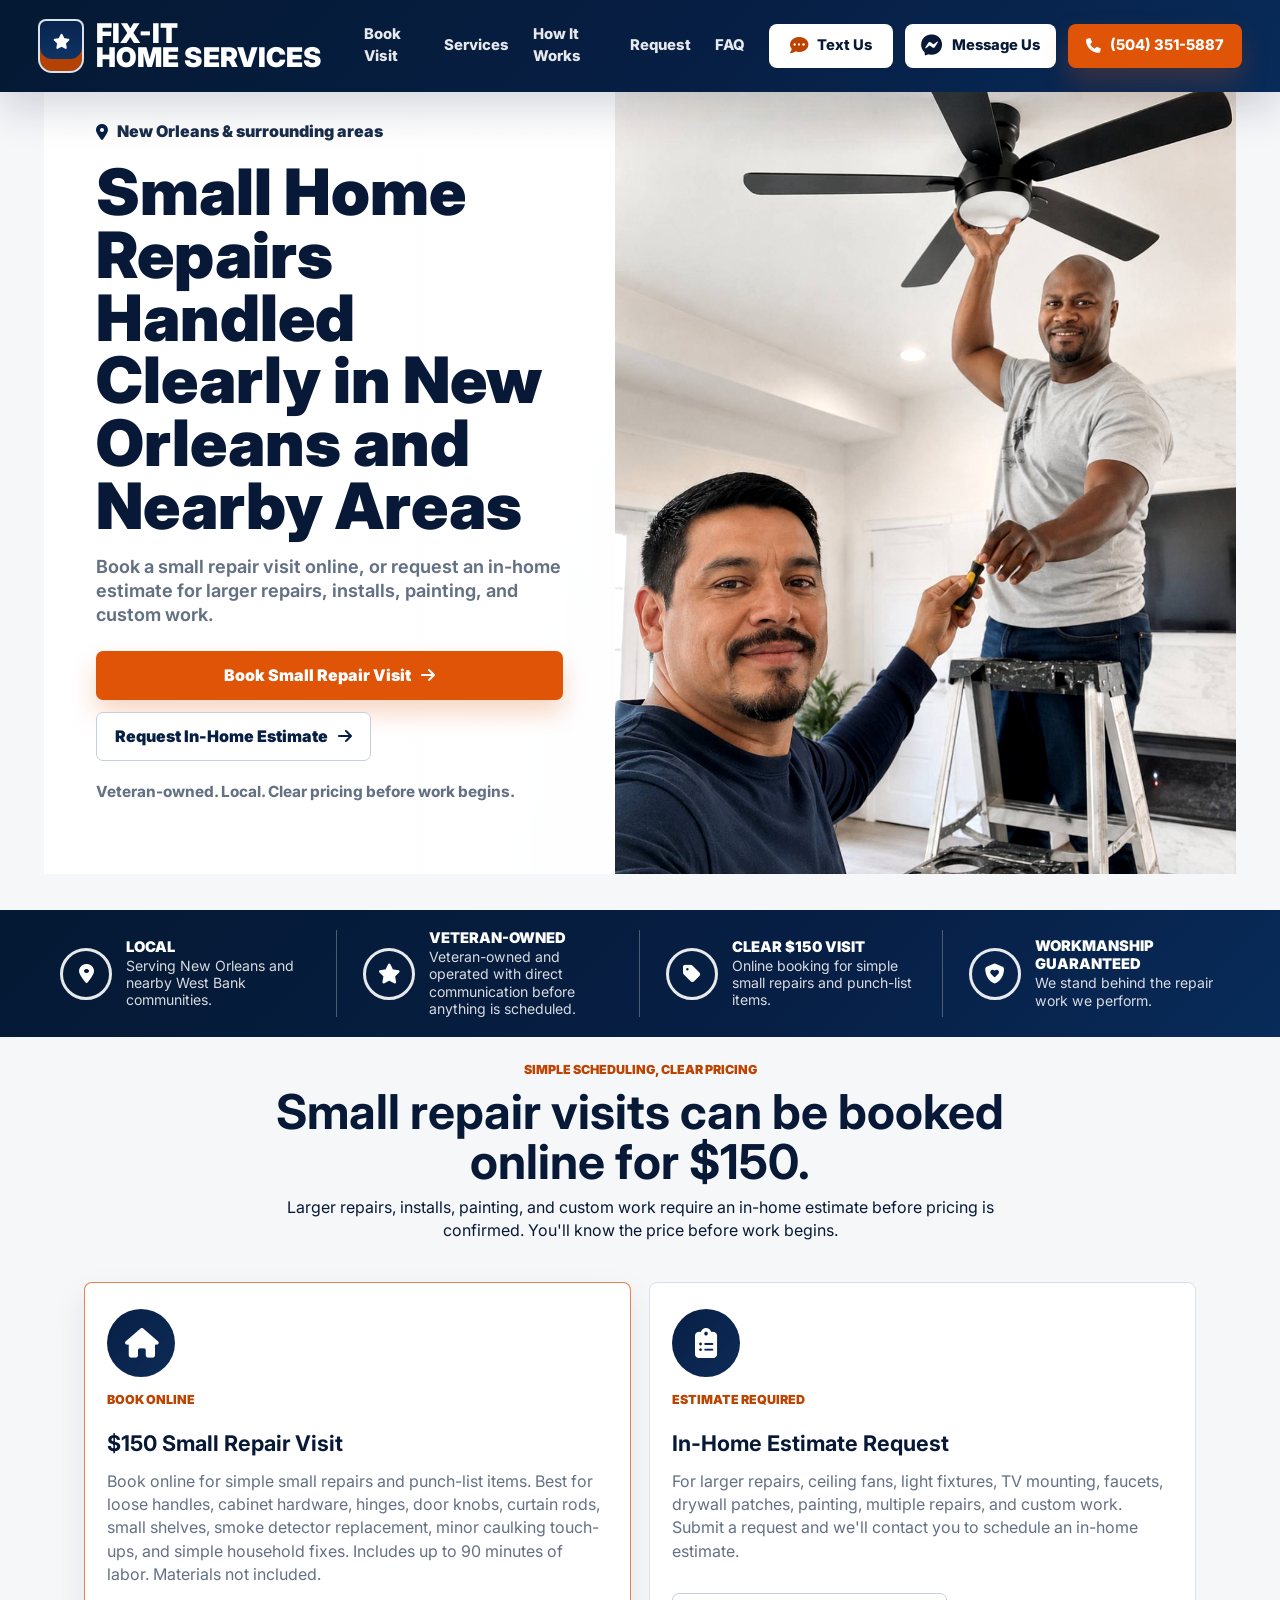
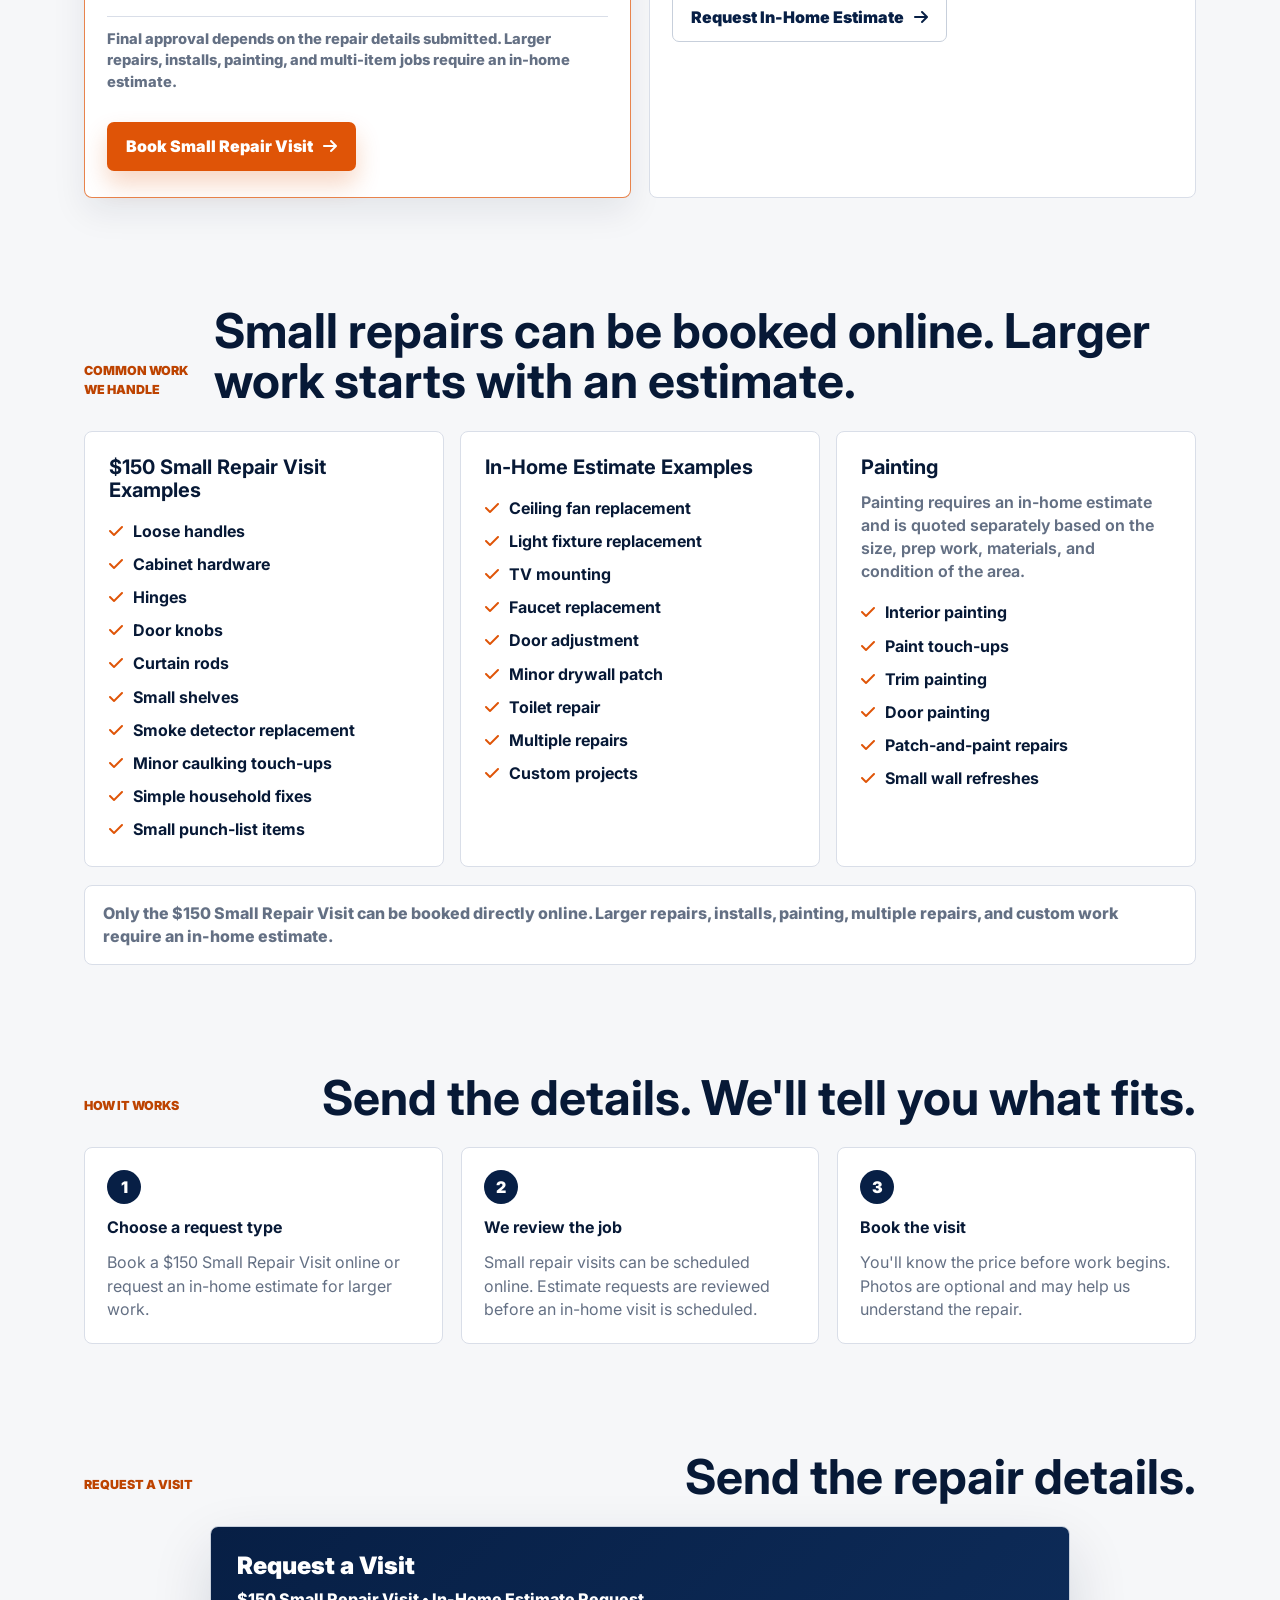
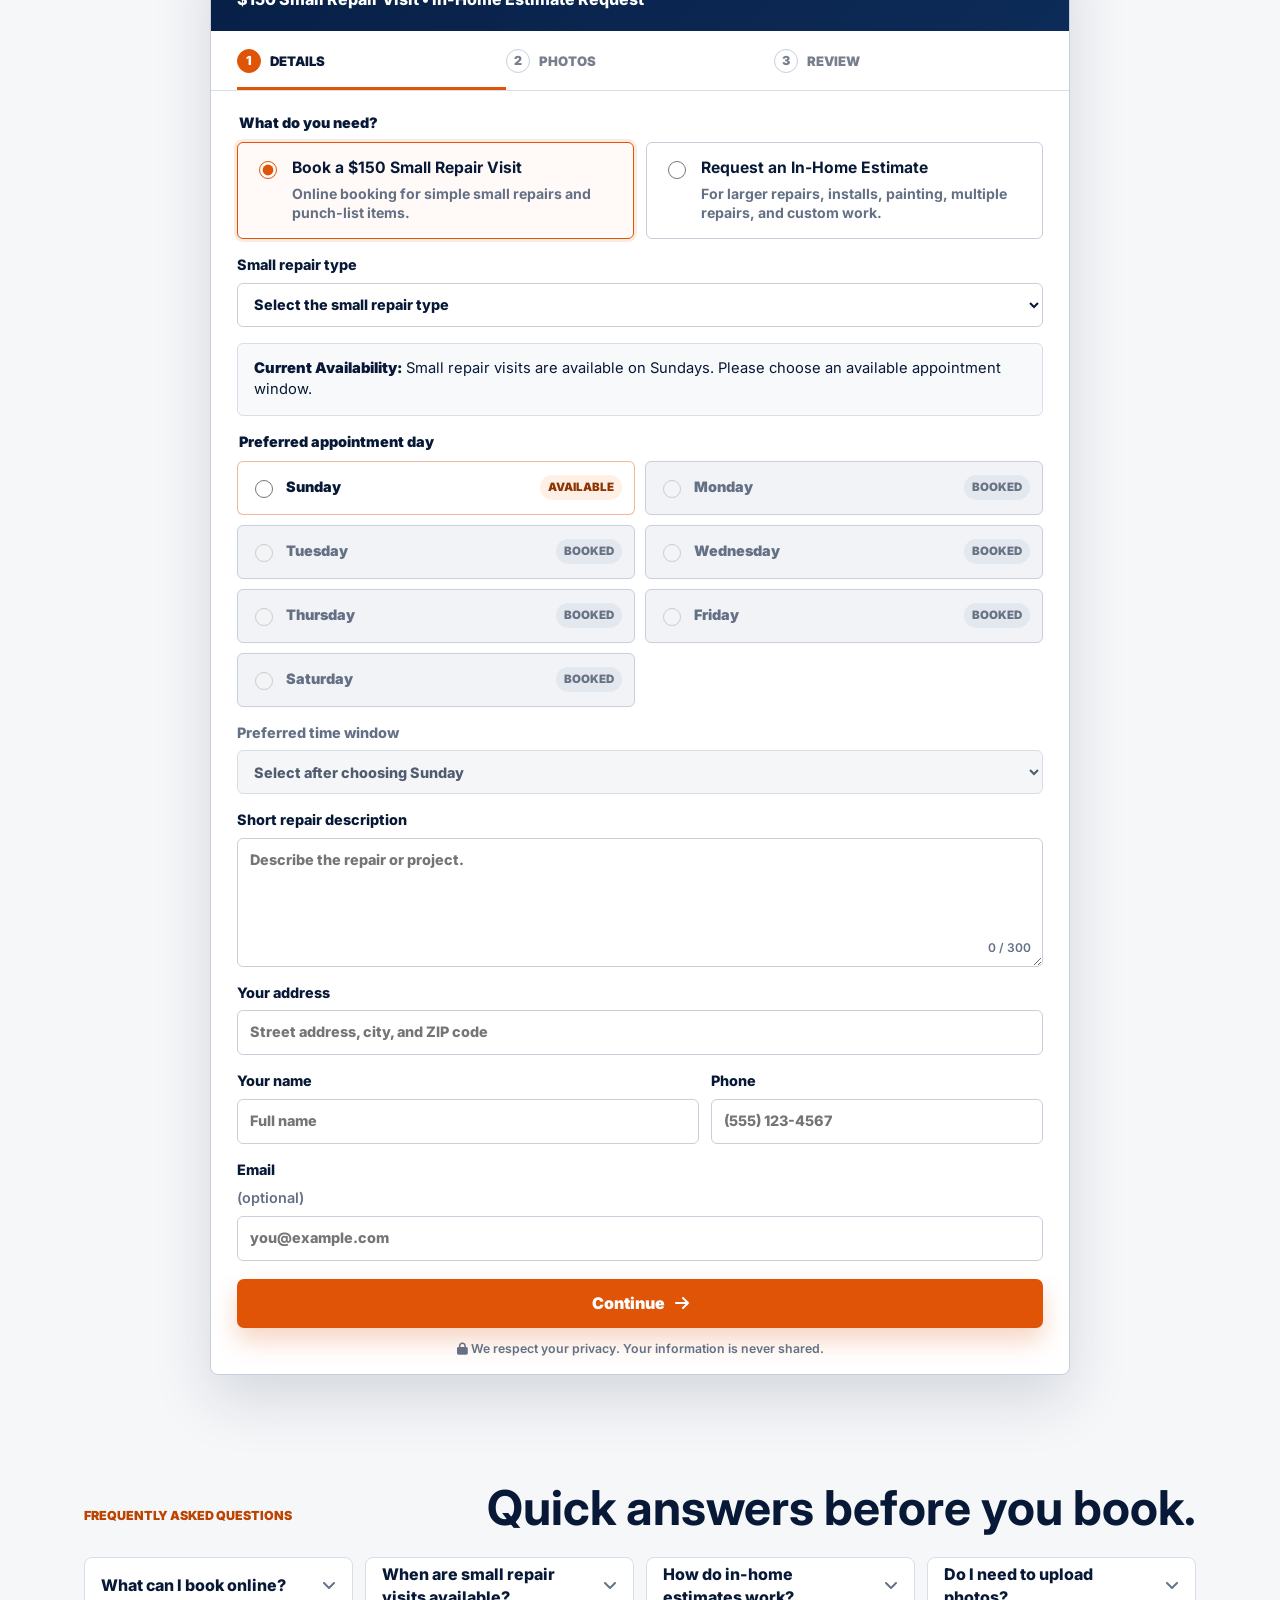
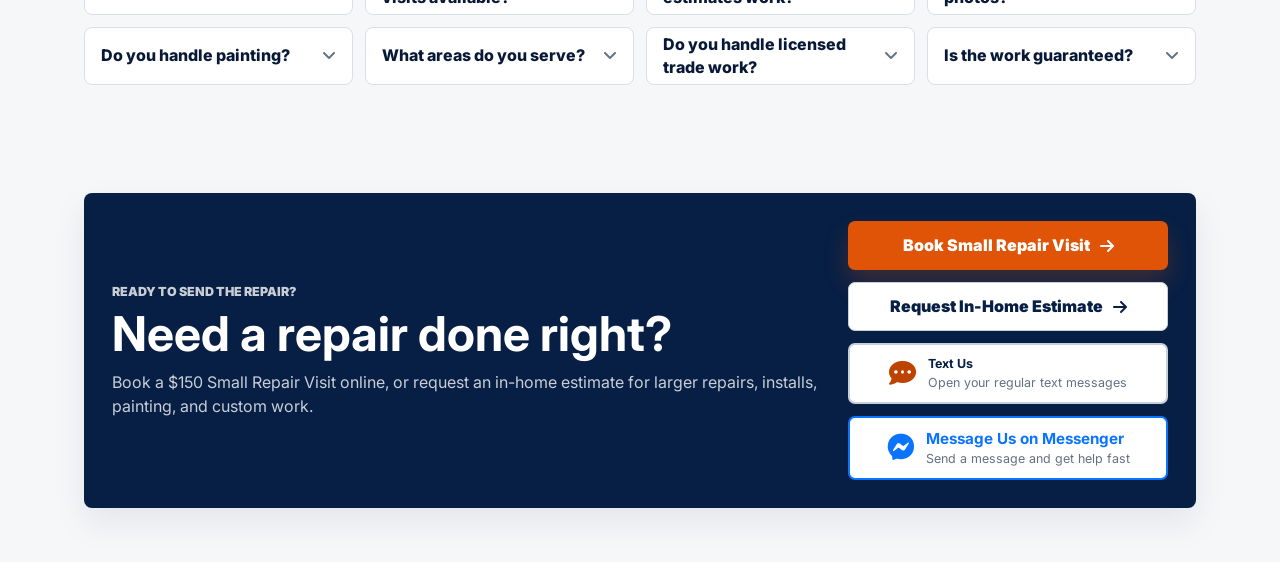
<file: index.html>
<!doctype html>
<html lang="en">
  <head>
    <meta charset="utf-8">
    <meta name="viewport" content="width=device-width, initial-scale=1">
    <meta
      name="description"
      content="Fix-It Home Services provides $150 small repair visits and in-home estimates for larger repairs, installs, painting, and custom work in New Orleans, Harvey, Marrero, Gretna, Westwego, Metairie, Kenner, Belle Chasse, and nearby West Bank neighborhoods."
    >
    <title>Fix-It Home Services | Handyman Repairs in New Orleans & Nearby Areas</title>
    <link rel="canonical" href="https://spontaneous-cocada-fb62db.netlify.app/">
    <script type="application/ld+json">
      {
        "@context": "https://schema.org",
        "@type": ["LocalBusiness", "HomeAndConstructionBusiness"],
        "name": "Fix-It Home Services",
        "url": "https://spontaneous-cocada-fb62db.netlify.app/",
        "telephone": "+15043515887",
        "image": "https://spontaneous-cocada-fb62db.netlify.app/assets/ceiling-fan-repair.jpg",
        "description": "Fix-It Home Services provides $150 small repair visits and in-home estimates for larger repairs, installs, painting, and custom work for homeowners in New Orleans, Harvey, Marrero, Gretna, Westwego, Metairie, Kenner, Belle Chasse, and nearby West Bank neighborhoods.",
        "priceRange": "$$",
        "areaServed": [
          { "@type": "City", "name": "New Orleans" },
          { "@type": "City", "name": "Harvey" },
          { "@type": "City", "name": "Marrero" },
          { "@type": "City", "name": "Gretna" },
          { "@type": "City", "name": "Westwego" },
          { "@type": "City", "name": "Metairie" },
          { "@type": "City", "name": "Kenner" },
          { "@type": "City", "name": "Belle Chasse" }
        ],
        "serviceType": [
          "$150 Small Repair Visit",
          "In-home estimate requests",
          "Ceiling fan replacement",
          "Light fixture replacement",
          "TV mounting",
          "Faucet replacement",
          "Door adjustment",
          "Shelf installation",
          "Minor drywall patch",
          "Painting and touch-ups",
          "Custom project quotes"
        ],
        "contactPoint": {
          "@type": "ContactPoint",
          "telephone": "+15043515887",
          "contactType": "customer service",
          "areaServed": "New Orleans, Harvey, Marrero, Gretna, Westwego, Metairie, Kenner, Belle Chasse, and nearby West Bank neighborhoods"
        }
      }
    </script>
    <link rel="preconnect" href="https://fonts.googleapis.com">
    <link rel="preconnect" href="https://fonts.gstatic.com" crossorigin>
    <link
      href="https://fonts.googleapis.com/css2?family=Inter:wght@400;500;600;700;800;900&display=swap"
      rel="stylesheet"
    >
    <link
      rel="stylesheet"
      href="https://cdnjs.cloudflare.com/ajax/libs/font-awesome/6.5.2/css/all.min.css"
      crossorigin="anonymous"
      referrerpolicy="no-referrer"
    >
    <link rel="stylesheet" href="styles.css">
  </head>
  <body>
    <header class="site-header">
      <a class="brand" href="#top" aria-label="Fix-It Home Services home">
        <span class="brand-shield" aria-hidden="true">
          <i class="fa-solid fa-star"></i>
        </span>
        <span class="brand-copy">
          <strong>Fix-It<br>Home Services</strong>
        </span>
      </a>

      <button class="nav-toggle" type="button" aria-expanded="false" aria-controls="primary-nav">
        <span class="sr-only">Open navigation</span>
        <i class="fa-solid fa-bars"></i>
      </button>

      <nav class="primary-nav" id="primary-nav" aria-label="Primary navigation">
        <a href="#offer">Book Visit</a>
        <a href="#services">Services</a>
        <a href="#process">How It Works</a>
        <a href="#lead-form">Request</a>
        <a href="#faq">FAQ</a>
      </nav>

      <div class="header-actions">
        <a class="text-link" href="sms:+15043515887">
          <i class="fa-solid fa-comment-dots"></i>
          <span>Text Us</span>
        </a>
        <a class="messenger-link" href="https://m.me/thefixitlist" target="_blank" rel="noopener">
          <i class="fa-brands fa-facebook-messenger"></i>
          <span>Message Us</span>
        </a>
        <a class="phone-link" href="tel:+15043515887">
          <i class="fa-solid fa-phone"></i>
          <span>(504) 351-5887</span>
        </a>
      </div>
    </header>

    <main id="top">
      <section class="hero hero-landing">
        <div class="hero-main">
          <div class="hero-copy">
            <p class="kicker"><i class="fa-solid fa-location-dot"></i> New Orleans &amp; surrounding areas</p>
            <h1>Small Home Repairs Handled Clearly in New Orleans and Nearby Areas</h1>
            <p class="hero-note">Book a small repair visit online, or request an in-home estimate for larger repairs, installs, painting, and custom work.</p>

            <div class="hero-actions">
              <button class="button button-primary" type="button" data-scroll-target="lead-form" data-request-path="small-repair">
                Book Small Repair Visit
                <i class="fa-solid fa-arrow-right"></i>
              </button>
              <button class="button button-secondary" type="button" data-scroll-target="lead-form" data-request-path="estimate">
                Request In-Home Estimate
                <i class="fa-solid fa-arrow-right"></i>
              </button>
            </div>

            <p class="hero-service-note">Veteran-owned. Local. Clear pricing before work begins.</p>
          </div>

          <figure class="hero-photo">
            <img src="assets/ceiling-fan-repair.jpg" alt="Two people working together on a ceiling fan repair for Fix-It Home Services">
          </figure>
        </div>
      </section>

      <section class="trust-strip-section section" aria-label="Why customers can trust Fix-It Home Services">
        <div class="trust-strip">
          <article>
            <i class="fa-solid fa-location-dot"></i>
            <span>
              <strong>Local</strong>
              Serving New Orleans and nearby West Bank communities.
            </span>
          </article>
          <article>
            <i class="fa-solid fa-star"></i>
            <span>
              <strong>Veteran-owned</strong>
              Veteran-owned and operated with direct communication before anything is scheduled.
            </span>
          </article>
          <article>
            <i class="fa-solid fa-tag"></i>
            <span>
              <strong>Clear $150 visit</strong>
              Online booking for simple small repairs and punch-list items.
            </span>
          </article>
          <article>
            <i class="fa-solid fa-shield-heart"></i>
            <span>
              <strong>Workmanship guaranteed</strong>
              We stand behind the repair work we perform.
            </span>
          </article>
        </div>
      </section>

      <section class="offer-section section" id="offer">
        <div class="section-heading centered-heading">
          <p class="eyebrow">Simple Scheduling, Clear Pricing</p>
          <h2>Small repair visits can be booked online for $150.</h2>
          <p>Larger repairs, installs, painting, and custom work require an in-home estimate before pricing is confirmed. You'll know the price before work begins.</p>
        </div>
        <div class="offer-grid path-grid" aria-label="Service scheduling paths">
          <article class="pricing-card featured">
            <i class="fa-solid fa-house"></i>
            <p class="eyebrow">Book online</p>
            <h3>$150 Small Repair Visit</h3>
            <p>Book online for simple small repairs and punch-list items. Best for loose handles, cabinet hardware, hinges, door knobs, curtain rods, small shelves, smoke detector replacement, minor caulking touch-ups, and simple household fixes. Includes up to 90 minutes of labor. Materials not included.</p>
            <p class="card-note">Final approval depends on the repair details submitted. Larger repairs, installs, painting, and multi-item jobs require an in-home estimate.</p>
            <button class="button button-primary" type="button" data-scroll-target="lead-form" data-request-path="small-repair">
              Book Small Repair Visit
              <i class="fa-solid fa-arrow-right"></i>
            </button>
          </article>
          <article class="pricing-card">
            <i class="fa-solid fa-clipboard-list"></i>
            <p class="eyebrow">Estimate required</p>
            <h3>In-Home Estimate Request</h3>
            <p>For larger repairs, ceiling fans, light fixtures, TV mounting, faucets, drywall patches, painting, multiple repairs, and custom work. Submit a request and we'll contact you to schedule an in-home estimate.</p>
            <button class="button button-secondary" type="button" data-scroll-target="lead-form" data-request-path="estimate">
              Request In-Home Estimate
              <i class="fa-solid fa-arrow-right"></i>
            </button>
          </article>
        </div>
      </section>

      <section class="services-section section" id="services">
        <div class="section-heading">
          <p class="eyebrow">Common work we handle</p>
          <h2>Small repairs can be booked online. Larger work starts with an estimate.</h2>
        </div>

        <div class="service-groups" aria-label="Common repair examples">
          <article>
            <h3>$150 Small Repair Visit Examples</h3>
            <ul class="check-list">
              <li>Loose handles</li>
              <li>Cabinet hardware</li>
              <li>Hinges</li>
              <li>Door knobs</li>
              <li>Curtain rods</li>
              <li>Small shelves</li>
              <li>Smoke detector replacement</li>
              <li>Minor caulking touch-ups</li>
              <li>Simple household fixes</li>
              <li>Small punch-list items</li>
            </ul>
          </article>
          <article>
            <h3>In-Home Estimate Examples</h3>
            <ul class="check-list">
              <li>Ceiling fan replacement</li>
              <li>Light fixture replacement</li>
              <li>TV mounting</li>
              <li>Faucet replacement</li>
              <li>Door adjustment</li>
              <li>Minor drywall patch</li>
              <li>Toilet repair</li>
              <li>Multiple repairs</li>
              <li>Custom projects</li>
            </ul>
          </article>
          <article>
            <h3>Painting</h3>
            <p>Painting requires an in-home estimate and is quoted separately based on the size, prep work, materials, and condition of the area.</p>
            <ul class="check-list">
              <li>Interior painting</li>
              <li>Paint touch-ups</li>
              <li>Trim painting</li>
              <li>Door painting</li>
              <li>Patch-and-paint repairs</li>
              <li>Small wall refreshes</li>
            </ul>
          </article>
        </div>
        <p class="menu-note">
          Only the $150 Small Repair Visit can be booked directly online. Larger repairs, installs, painting, multiple repairs, and custom work require an in-home estimate.
        </p>
      </section>

      <section class="process-section section" id="process">
        <div class="section-heading">
          <p class="eyebrow">How it works</p>
          <h2>Send the details. We'll tell you what fits.</h2>
        </div>
        <ol class="process-list">
          <li>
            <span>1</span>
            <strong>Choose a request type</strong>
            <p>Book a $150 Small Repair Visit online or request an in-home estimate for larger work.</p>
          </li>
          <li>
            <span>2</span>
            <strong>We review the job</strong>
            <p>Small repair visits can be scheduled online. Estimate requests are reviewed before an in-home visit is scheduled.</p>
          </li>
          <li>
            <span>3</span>
            <strong>Book the visit</strong>
            <p>You'll know the price before work begins. Photos are optional and may help us understand the repair.</p>
          </li>
        </ol>
      </section>

      <section class="form-section section" id="lead-form" aria-labelledby="request-title">
        <div class="section-heading">
          <p class="eyebrow">Request a visit</p>
          <h2>Send the repair details.</h2>
        </div>

        <aside class="request-card">
          <div class="request-head">
            <p>Request a Visit</p>
            <h2 id="request-title">$150 Small Repair Visit &bull; In-Home Estimate Request</h2>
          </div>

          <ol class="step-tabs" aria-label="Request steps">
            <li class="is-active" data-step-indicator="1"><span>1</span> Details</li>
            <li data-step-indicator="2"><span>2</span> Photos</li>
            <li data-step-indicator="3"><span>3</span> Review</li>
          </ol>

          <form class="lead-form" name="fix-it-lead" method="post" action="/thank-you.html" data-netlify="true" enctype="multipart/form-data">
            <input type="hidden" name="form-name" value="fix-it-lead">
            <input type="hidden" name="selected-service" id="selected-service" value="$150 Small Repair Visit">

            <div class="form-step is-active" data-step="1">
              <fieldset class="request-path-field">
                <legend>What do you need?</legend>
                <div class="request-path-grid">
                  <label class="request-path-option is-selected">
                    <input type="radio" name="request-type" value="$150 Small Repair Visit" data-path-choice="small-repair" checked>
                    <span>
                      <strong>Book a $150 Small Repair Visit</strong>
                      Online booking for simple small repairs and punch-list items.
                    </span>
                  </label>
                  <label class="request-path-option">
                    <input type="radio" name="request-type" value="In-Home Estimate Request" data-path-choice="estimate">
                    <span>
                      <strong>Request an In-Home Estimate</strong>
                      For larger repairs, installs, painting, multiple repairs, and custom work.
                    </span>
                  </label>
                </div>
              </fieldset>

              <div class="path-panel" data-path-panel="small-repair">
                <label>
                  Small repair type
                  <select name="small-repair-type" required>
                    <option value="">Select the small repair type</option>
                    <option>Loose handles</option>
                    <option>Cabinet hardware</option>
                    <option>Hinges</option>
                    <option>Door knobs</option>
                    <option>Curtain rods</option>
                    <option>Small shelves</option>
                    <option>Smoke detector replacement</option>
                    <option>Minor caulking touch-ups</option>
                    <option>Simple household fixes</option>
                    <option>Small punch-list items</option>
                    <option>Not sure if it fits</option>
                  </select>
                </label>

                <div class="schedule-notice">
                  <strong>Current Availability:</strong> Small repair visits are available on Sundays. Please choose an available appointment window.
                </div>

                <fieldset class="schedule-field">
                  <legend>Preferred appointment day</legend>
                  <div class="schedule-grid" aria-label="Weekly appointment schedule">
                    <label class="schedule-option is-available">
                      <input type="radio" name="preferred-date" value="Sunday" required>
                      <span class="schedule-day">Sunday</span>
                      <span class="schedule-status">Available</span>
                    </label>
                    <label class="schedule-option is-booked">
                      <input type="radio" name="preferred-date" value="Monday" disabled>
                      <span class="schedule-day">Monday</span>
                      <span class="schedule-status">Booked</span>
                    </label>
                    <label class="schedule-option is-booked">
                      <input type="radio" name="preferred-date" value="Tuesday" disabled>
                      <span class="schedule-day">Tuesday</span>
                      <span class="schedule-status">Booked</span>
                    </label>
                    <label class="schedule-option is-booked">
                      <input type="radio" name="preferred-date" value="Wednesday" disabled>
                      <span class="schedule-day">Wednesday</span>
                      <span class="schedule-status">Booked</span>
                    </label>
                    <label class="schedule-option is-booked">
                      <input type="radio" name="preferred-date" value="Thursday" disabled>
                      <span class="schedule-day">Thursday</span>
                      <span class="schedule-status">Booked</span>
                    </label>
                    <label class="schedule-option is-booked">
                      <input type="radio" name="preferred-date" value="Friday" disabled>
                      <span class="schedule-day">Friday</span>
                      <span class="schedule-status">Booked</span>
                    </label>
                    <label class="schedule-option is-booked">
                      <input type="radio" name="preferred-date" value="Saturday" disabled>
                      <span class="schedule-day">Saturday</span>
                      <span class="schedule-status">Booked</span>
                    </label>
                  </div>
                </fieldset>

                <label class="time-window-field is-disabled">
                  Preferred time window
                  <select name="time-window" required disabled>
                    <option value="">Select after choosing Sunday</option>
                    <option>Morning: 9:00 AM - 11:00 AM</option>
                    <option>Midday: 12:00 PM - 2:00 PM</option>
                    <option>Afternoon: 3:00 PM - 5:00 PM</option>
                    <option>Flexible</option>
                  </select>
                </label>
              </div>

              <div class="path-panel" data-path-panel="estimate" hidden>
                <label>
                  Estimate work type
                  <select name="estimate-work-type" disabled>
                    <option value="">Select the project type</option>
                    <option>Ceiling fan replacement</option>
                    <option>Light fixture replacement</option>
                    <option>TV mounting</option>
                    <option>Faucet replacement</option>
                    <option>Door adjustment</option>
                    <option>Minor drywall patch</option>
                    <option>Toilet repair</option>
                    <option>Painting</option>
                    <option>Multiple repairs</option>
                    <option>Custom project</option>
                    <option>Not sure / need guidance</option>
                  </select>
                </label>

                <div class="schedule-notice">
                  In-home estimates are scheduled directly after we review your request. Submit your details and we'll contact you to set up a visit.
                </div>

                <label>
                  Best time to contact
                  <select name="contact-window" disabled>
                    <option value="">Select a contact window</option>
                    <option>Morning</option>
                    <option>Midday</option>
                    <option>Afternoon</option>
                    <option>Flexible</option>
                  </select>
                </label>
              </div>

              <label>
                <span data-description-label>Short repair description</span>
                <textarea name="job-description" rows="5" maxlength="300" placeholder="Describe the repair or project." required></textarea>
                <small class="character-count">0 / 300</small>
              </label>

              <label>
                Your address
                <input type="text" name="address" autocomplete="street-address" placeholder="Street address, city, and ZIP code" required>
              </label>

              <div class="field-row">
                <label>
                  Your name
                  <input type="text" name="name" autocomplete="name" placeholder="Full name" required>
                </label>
                <label>
                  Phone
                  <input type="tel" name="phone" autocomplete="tel" placeholder="(555) 123-4567" required>
                </label>
              </div>

              <label>
                Email <span>(optional)</span>
                <input type="email" name="email" autocomplete="email" placeholder="you@example.com">
              </label>
            </div>

            <div class="form-step" data-step="2">
              <label class="upload-zone">
                <input type="file" name="photo" accept="image/*">
                <i class="fa-regular fa-image"></i>
                <strong>Optional photos</strong>
                <span>Photos are optional but may help us understand the repair before your visit.</span>
                <small>JPG or PNG up to 10MB</small>
              </label>

              <div class="photo-feedback" aria-live="polite">No photos selected yet.</div>

              <div class="tips-box">
                <strong>Tips for helpful photos</strong>
                <ul>
                  <li><i class="fa-solid fa-check"></i> Take the photo in good light</li>
                  <li><i class="fa-solid fa-check"></i> Show the whole area</li>
                  <li><i class="fa-solid fa-check"></i> Zoom in on the issue</li>
                </ul>
              </div>
            </div>

            <div class="form-step" data-step="3">
              <div class="review-box">
                <h3>Review your request</h3>
                <dl>
                  <div>
                    <dt>Request type</dt>
                    <dd data-review="request-type">$150 Small Repair Visit</dd>
                  </div>
                  <div data-review-row="repair-type">
                    <dt data-review-label="repair-type">Repair type</dt>
                    <dd data-review="work-type">Not selected</dd>
                  </div>
                  <div data-review-row="appointment">
                    <dt>Appointment day</dt>
                    <dd data-review="preferred-date">Not selected</dd>
                  </div>
                  <div data-review-row="time-window">
                    <dt>Time window</dt>
                    <dd data-review="time-window">Not selected</dd>
                  </div>
                  <div>
                    <dt>Customer information</dt>
                    <dd data-review="customer-info">Not selected</dd>
                  </div>
                  <div>
                    <dt data-review-label="notes">Repair notes</dt>
                    <dd data-review="notes">None provided</dd>
                  </div>
                  <div>
                    <dt>Photos</dt>
                    <dd data-review="photos">None selected</dd>
                  </div>
                </dl>
                <p>Submitting this form does not confirm an appointment. We will contact you first.</p>
              </div>
            </div>

            <div class="form-actions">
              <button class="button button-secondary" type="button" data-prev-step hidden>
                <i class="fa-solid fa-arrow-left"></i>
                Back
              </button>
              <button class="button button-primary" type="button" data-next-step>
                Continue
                <i class="fa-solid fa-arrow-right"></i>
              </button>
              <button class="button button-primary" type="submit" hidden>
                Send Request
                <i class="fa-solid fa-arrow-right"></i>
              </button>
            </div>

            <p class="privacy-note">
              <i class="fa-solid fa-lock"></i>
              We respect your privacy. Your information is never shared.
            </p>
          </form>
        </aside>
      </section>

      <section class="faq-section section" id="faq">
        <div class="section-heading">
          <p class="eyebrow">Frequently asked questions</p>
          <h2>Quick answers before you book.</h2>
        </div>
        <div class="faq-list">
          <details>
            <summary>What can I book online?</summary>
            <p>You can book a $150 Small Repair Visit online for simple small repairs and punch-list items. Larger repairs, installs, painting, and custom work require an in-home estimate.</p>
          </details>
          <details>
            <summary>When are small repair visits available?</summary>
            <p>Small repair visits are currently available on Sundays.</p>
          </details>
          <details>
            <summary>How do in-home estimates work?</summary>
            <p>Submit an estimate request with your contact information, address, and a short description of the project. We'll contact you to schedule an in-home visit and provide pricing before work begins.</p>
          </details>
          <details>
            <summary>Do I need to upload photos?</summary>
            <p>No. Photos are optional. They may help us understand the repair, but larger jobs are priced after an in-home estimate.</p>
          </details>
          <details>
            <summary>Do you handle painting?</summary>
            <p>Yes. Painting requires an in-home estimate and is quoted separately based on the size, prep work, materials, and condition of the area.</p>
          </details>
          <details>
            <summary>What areas do you serve?</summary>
            <p>Serving New Orleans, Harvey, Marrero, Gretna, Westwego, Metairie, Kenner, Belle Chasse, and nearby West Bank neighborhoods.</p>
          </details>
          <details>
            <summary>Do you handle licensed trade work?</summary>
            <p>Fix-It Home Services focuses on small handyman repairs, adjustments, minor installs, and punch-list jobs. If a job requires a licensed trade, permit, or larger project quote, we'll tell you before booking.</p>
          </details>
          <details>
            <summary>Is the work guaranteed?</summary>
            <p>We stand behind our workmanship. If something we repaired or installed is not right, contact us and we'll make it right. The guarantee applies to our labor, not customer-provided materials, product defects, or new damage.</p>
          </details>
        </div>
      </section>

      <section class="final-cta-section section" id="custom-quote">
        <div class="final-cta-band">
          <div>
            <p class="eyebrow">Ready to send the repair?</p>
            <h2>Need a repair done right?</h2>
            <p>Book a $150 Small Repair Visit online, or request an in-home estimate for larger repairs, installs, painting, and custom work.</p>
          </div>
          <div class="final-actions">
            <button class="button button-primary" type="button" data-scroll-target="lead-form" data-request-path="small-repair">
              Book Small Repair Visit
              <i class="fa-solid fa-arrow-right"></i>
            </button>
            <button class="button button-secondary" type="button" data-scroll-target="lead-form" data-request-path="estimate">
              Request In-Home Estimate
              <i class="fa-solid fa-arrow-right"></i>
            </button>
            <a class="sms-cta" href="sms:+15043515887">
              <i class="fa-solid fa-comment-dots"></i>
              <span>
                <strong>Text Us</strong>
                Open your regular text messages
              </span>
            </a>
            <a class="messenger-cta" href="https://m.me/thefixitlist" target="_blank" rel="noopener">
              <i class="fa-brands fa-facebook-messenger"></i>
              <span>
                <strong>Message Us on Messenger</strong>
                Send a message and get help fast
              </span>
            </a>
          </div>
        </div>
      </section>
    </main>

    <script src="script.js"></script>
  </body>
</html>
</file>
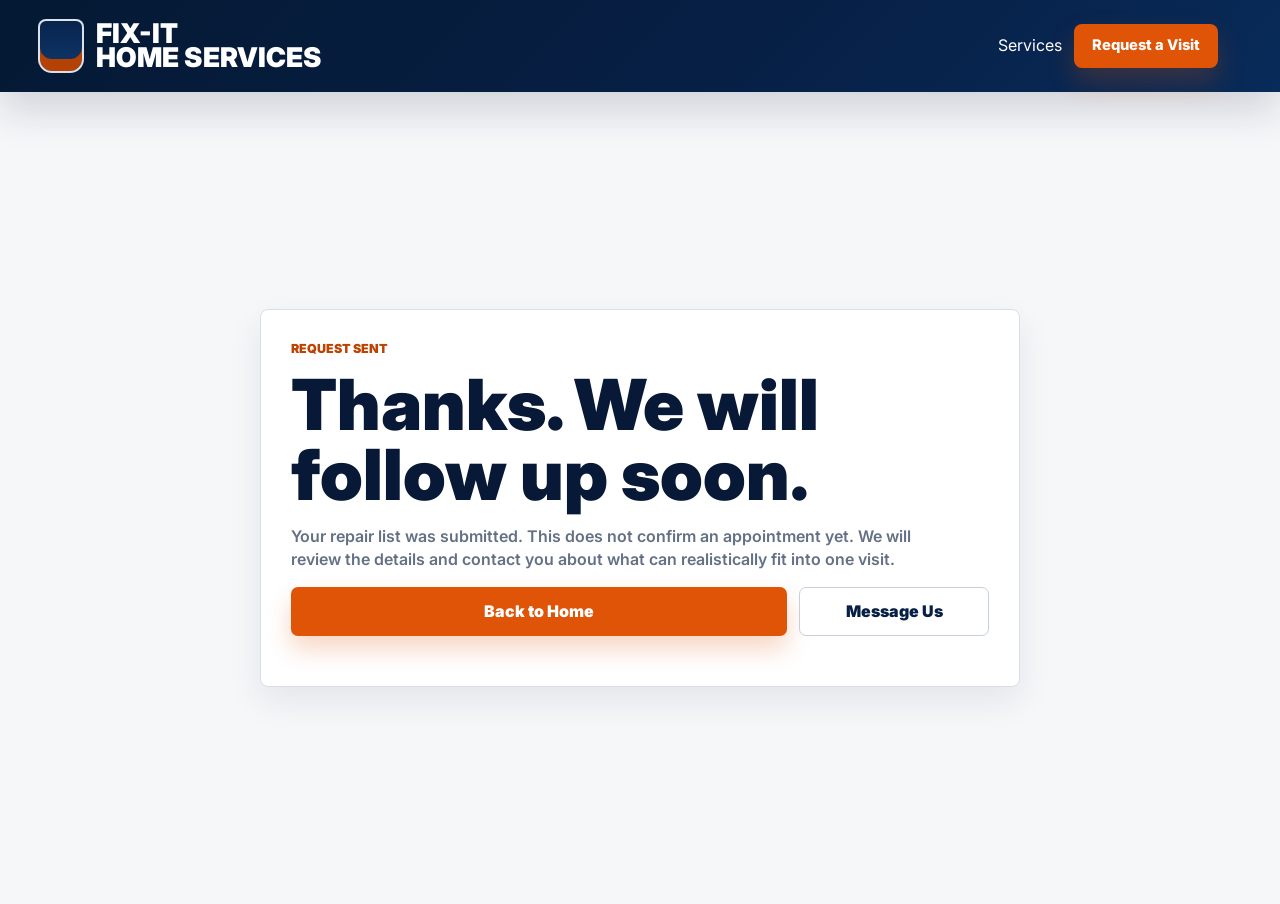
<file: thank-you.html>
<!doctype html>
<html lang="en">
  <head>
    <meta charset="utf-8">
    <meta name="viewport" content="width=device-width, initial-scale=1">
    <meta
      name="description"
      content="Thanks for contacting Fix-It Home Services. We will follow up about your small repair visit."
    >
    <title>Request Sent | Fix-It Home Services</title>
    <link rel="preconnect" href="https://fonts.googleapis.com">
    <link rel="preconnect" href="https://fonts.gstatic.com" crossorigin>
    <link
      href="https://fonts.googleapis.com/css2?family=Inter:wght@400;500;600;700;800&display=swap"
      rel="stylesheet"
    >
    <link rel="stylesheet" href="styles.css">
  </head>
  <body>
    <header class="site-header">
      <a class="brand" href="/" aria-label="Fix-It Home Services home">
        <span class="brand-shield" aria-hidden="true">
          <i class="fa-solid fa-star"></i>
        </span>
        <span class="brand-copy">
          <strong>Fix-It<br>Home Services</strong>
        </span>
      </a>
      <nav class="header-actions" aria-label="Primary navigation">
        <a href="index.html#services">Services</a>
        <a class="phone-link" href="index.html#lead-form">Request a Visit</a>
      </nav>
    </header>

    <main>
      <section class="thank-you-page section">
        <div class="thank-you-card">
          <p class="trust-line">Request sent</p>
          <h1>Thanks. We will follow up soon.</h1>
          <p>
            Your repair list was submitted. This does not confirm an appointment yet. We will review the details and contact you about what can realistically fit into one visit.
          </p>
          <div class="hero-actions">
            <a class="button button-primary" href="index.html">Back to Home</a>
            <a class="button button-secondary" href="https://m.me/thefixitlist" target="_blank" rel="noopener">
              Message Us
            </a>
          </div>
        </div>
      </section>
    </main>
  </body>
</html>
</file>
<file: styles.css>
:root {
  --ink: #071936;
  --ink-soft: #1a2d4b;
  --muted: #647084;
  --line: #d9dee8;
  --line-strong: #c7cfdb;
  --paper: #f6f7f9;
  --panel: #ffffff;
  --navy: #071f45;
  --navy-2: #0d2b58;
  --orange: #df5407;
  --orange-dark: #bd4300;
  --blue: #0b74ff;
  --gold: #d99a14;
  --shadow: 0 24px 60px rgba(7, 25, 54, 0.14);
  --soft-shadow: 0 14px 34px rgba(7, 25, 54, 0.08);
  --radius: 8px;
}

* {
  box-sizing: border-box;
}

[hidden] {
  display: none !important;
}

html {
  scroll-behavior: smooth;
}

body {
  margin: 0;
  color: var(--ink);
  background: var(--paper);
  font-family: Inter, system-ui, -apple-system, BlinkMacSystemFont, "Segoe UI", sans-serif;
  line-height: 1.45;
}

a {
  color: inherit;
}

button,
input,
textarea,
select {
  font: inherit;
}

button {
  cursor: pointer;
}

.sr-only {
  position: absolute;
  width: 1px;
  height: 1px;
  padding: 0;
  overflow: hidden;
  clip: rect(0, 0, 0, 0);
  white-space: nowrap;
  border: 0;
}

.site-header {
  position: sticky;
  top: 0;
  z-index: 50;
  display: grid;
  grid-template-columns: auto 1fr auto;
  align-items: center;
  gap: 24px;
  min-height: 92px;
  padding: 16px 38px;
  color: #ffffff;
  background: linear-gradient(135deg, #041933 0%, var(--navy) 58%, #082b59 100%);
  border-bottom: 0;
  box-shadow: 0 18px 42px rgba(7, 25, 54, 0.16);
}

.brand {
  display: inline-flex;
  align-items: center;
  gap: 12px;
  color: #ffffff;
  text-decoration: none;
}

.brand-shield {
  display: grid;
  width: 46px;
  height: 54px;
  place-items: center;
  color: #ffffff;
  background: linear-gradient(180deg, #08244e, #0f386b);
  border: 2px solid rgba(255, 255, 255, 0.86);
  border-radius: 8px 8px 14px 14px;
  box-shadow: inset 0 -12px 0 rgba(189, 67, 0, 0.95);
}

.brand-shield i {
  font-size: 0.95rem;
  transform: translateY(-4px);
}

.brand-copy {
  padding-right: 18px;
  border-right: 0;
}

.brand-copy strong {
  display: block;
  color: #ffffff;
  font-size: 1.7rem;
  font-weight: 900;
  line-height: 0.88;
  text-transform: uppercase;
}

.brand-copy strong::first-line {
  letter-spacing: 0;
}

.primary-nav,
.header-actions {
  display: flex;
  align-items: center;
}

.primary-nav {
  justify-content: center;
  gap: 24px;
  font-size: 0.93rem;
  font-weight: 800;
}

.primary-nav a,
.header-actions a {
  text-decoration: none;
}

.primary-nav a {
  color: rgba(255, 255, 255, 0.9);
}

.header-actions {
  justify-content: flex-end;
  gap: 12px;
}

.text-link,
.messenger-link,
.phone-link {
  display: inline-flex;
  min-height: 44px;
  align-items: center;
  justify-content: center;
  gap: 9px;
  border-radius: 8px;
  font-size: 0.92rem;
  font-weight: 800;
}

.text-link {
  min-width: 124px;
  padding: 0 16px;
  color: var(--ink);
  background: #ffffff;
}

.text-link i {
  color: var(--orange-dark);
  font-size: 1.15rem;
}

.messenger-link {
  min-width: 142px;
  padding: 0 16px;
  color: var(--ink);
  background: #ffffff;
}

.messenger-link i {
  font-size: 1.35rem;
}

.phone-link {
  padding: 0 18px;
  color: #ffffff;
  background: var(--orange);
  box-shadow: 0 14px 28px rgba(223, 84, 7, 0.24);
}

.nav-toggle {
  display: none;
  width: 44px;
  height: 44px;
  color: var(--ink);
  background: #ffffff;
  border: 1px solid var(--line);
  border-radius: var(--radius);
}

.hero {
  display: grid;
  grid-template-columns: minmax(0, 1fr) 450px;
  align-items: start;
  gap: 28px;
  width: min(100%, 1440px);
  margin: 0 auto;
  padding: 0 44px 36px;
}

.hero-landing {
  display: block;
}

.hero-landing .hero-main {
  width: 100%;
}

.hero-main {
  display: grid;
  grid-template-columns: minmax(480px, 0.92fr) minmax(520px, 1fr);
  gap: 0;
  overflow: hidden;
  background: #ffffff;
  border-left: 0;
  border-right: 0;
}

.hero-copy {
  position: relative;
  z-index: 2;
  padding: 28px 52px 26px;
  background:
    linear-gradient(90deg, #ffffff 0%, rgba(255, 255, 255, 0.98) 74%, rgba(255, 255, 255, 0.86) 100%),
    linear-gradient(180deg, #ffffff 0%, #f7f8fa 100%);
}

.kicker {
  display: inline-flex;
  align-items: center;
  gap: 9px;
  max-width: none;
  margin: 0 0 18px;
  color: var(--ink-soft);
  font-weight: 900;
}

.kicker i {
  color: var(--navy);
}

h1,
h2,
h3,
p {
  margin-top: 0;
}

h1 {
  max-width: 650px;
  margin-bottom: 16px;
  font-size: clamp(3.2rem, 5vw, 4.75rem);
  font-weight: 900;
  line-height: 0.98;
  letter-spacing: 0;
}

.price-lockup {
  display: grid;
  grid-template-columns: auto auto;
  grid-template-rows: auto auto;
  align-items: center;
  gap: 2px 24px;
  width: fit-content;
  padding-bottom: 20px;
  border-bottom: 1px solid var(--line-strong);
}

.price-lockup strong {
  grid-row: span 2;
  font-size: clamp(4.4rem, 8vw, 6.6rem);
  font-weight: 900;
  line-height: 0.82;
}

.price-lockup span {
  color: var(--orange-dark);
  font-size: 2rem;
  font-weight: 900;
  line-height: 1;
  text-transform: uppercase;
}

.price-lockup p {
  max-width: 190px;
  margin: 0;
  color: var(--ink);
  font-size: 1.25rem;
  font-weight: 800;
  line-height: 1.15;
}

.hero-note {
  max-width: 640px;
  margin: 0 0 24px;
  color: var(--muted);
  font-size: 1.13rem;
  font-weight: 650;
  line-height: 1.35;
}

.hero-service-note {
  max-width: 560px;
  margin: 0;
  color: var(--muted);
  font-size: 0.96rem;
  font-weight: 750;
  line-height: 1.45;
}

.hero-actions {
  display: flex;
  flex-wrap: wrap;
  gap: 12px;
  margin: 0 0 20px;
}

.hero-actions .button {
  min-width: 190px;
}

.hero-rating {
  display: flex;
  flex-wrap: wrap;
  align-items: center;
  gap: 12px;
  margin: 0;
  color: var(--muted);
  font-size: 0.9rem;
}

.hero-rating span {
  color: var(--gold);
  letter-spacing: 2px;
}

.hero-rating p {
  margin: 0;
}

.trust-grid {
  display: grid;
  grid-template-columns: repeat(3, 1fr);
  gap: 24px;
}

.trust-grid article {
  display: grid;
  gap: 8px;
}

.trust-grid i,
.trust-grid article > i {
  display: grid;
  width: 42px;
  height: 42px;
  place-items: center;
  color: var(--navy);
  border: 2px solid var(--navy);
  border-radius: 50%;
  font-size: 1.15rem;
}

.trust-grid strong,
.trust-grid strong {
  font-size: 0.86rem;
  font-weight: 900;
  text-transform: uppercase;
}

.trust-grid span,
.trust-grid span {
  color: var(--muted);
  font-size: 0.88rem;
}

.hero-photo {
  position: relative;
  min-height: 510px;
  margin: 0;
  overflow: hidden;
  background: #f5f3ef;
}

.hero-photo img {
  width: 100%;
  height: 100%;
  object-fit: cover;
  object-position: center center;
  filter: saturate(0.98) contrast(1.03);
}

.hero-photo figcaption {
  position: absolute;
  right: 22px;
  bottom: 22px;
  z-index: 2;
  display: grid;
  gap: 3px;
  max-width: 260px;
  padding: 14px 16px;
  color: #ffffff;
  background: rgba(7, 31, 69, 0.9);
  border-radius: var(--radius);
}

.hero-photo figcaption span {
  color: rgba(255, 255, 255, 0.78);
  font-size: 0.86rem;
}

.services-panel {
  grid-column: 1 / -1;
  padding: 18px 34px 22px;
  background: rgba(255, 255, 255, 0.94);
  border-top: 1px solid var(--line);
}

.panel-heading,
.section-heading {
  display: flex;
  align-items: end;
  justify-content: space-between;
  gap: 18px;
}

.centered-heading {
  display: grid;
  justify-items: center;
  gap: 8px;
  max-width: 760px;
  margin: 0 auto 22px;
  text-align: center;
}

.centered-heading .eyebrow {
  margin: 0;
}

.panel-heading h2 {
  margin: 0 0 18px;
  font-size: 1.15rem;
  font-weight: 900;
}

.text-button {
  display: inline-flex;
  align-items: center;
  gap: 8px;
  padding: 0;
  color: var(--navy);
  background: transparent;
  border: 0;
  font-weight: 800;
}

.service-grid {
  display: grid;
  grid-template-columns: repeat(5, 1fr);
  gap: 10px;
}

.service-card {
  display: grid;
  grid-template-columns: 28px 1fr;
  align-items: center;
  gap: 10px;
  min-height: 56px;
  padding: 10px 14px;
  color: var(--ink);
  text-align: left;
  background: #f8f9fb;
  border: 1px solid var(--line);
  border-radius: var(--radius);
  box-shadow: 0 1px 0 rgba(255, 255, 255, 0.7) inset;
  transition: border-color 150ms ease, background 150ms ease, transform 150ms ease;
}

.service-card:hover,
.service-card.is-selected {
  background: #ffffff;
  border-color: var(--orange);
  transform: translateY(-1px);
}

.service-card i {
  color: var(--navy);
  font-size: 1.2rem;
}

.service-card span {
  font-size: 0.88rem;
  font-weight: 800;
  line-height: 1.15;
}

.stars {
  display: flex;
  align-items: center;
  gap: 4px;
  color: var(--gold);
}

.stars span {
  margin-left: 10px;
  color: var(--ink);
  font-weight: 800;
}

.request-card {
  position: sticky;
  top: 100px;
  overflow: hidden;
  background: #ffffff;
  border: 1px solid var(--line-strong);
  border-radius: var(--radius);
  box-shadow: var(--shadow);
}

.request-head {
  padding: 22px 26px 20px;
  color: #ffffff;
  background: linear-gradient(135deg, var(--navy), var(--navy-2));
}

.request-head p {
  margin: 0 0 4px;
  font-size: 1.5rem;
  font-weight: 900;
}

.request-head h2 {
  margin: 0;
  font-size: 1rem;
  font-weight: 800;
}

.step-tabs {
  display: grid;
  grid-template-columns: repeat(3, 1fr);
  gap: 0;
  margin: 0;
  padding: 18px 26px 0;
  list-style: none;
  border-bottom: 1px solid var(--line);
}

.step-tabs li {
  display: flex;
  align-items: center;
  gap: 9px;
  padding: 0 0 14px;
  color: #777f8d;
  border-bottom: 3px solid transparent;
  font-size: 0.82rem;
  font-weight: 900;
  text-transform: uppercase;
}

.step-tabs span {
  display: grid;
  width: 24px;
  height: 24px;
  place-items: center;
  border: 1px solid var(--line-strong);
  border-radius: 50%;
  font-size: 0.78rem;
}

.step-tabs li.is-active {
  color: var(--ink);
  border-color: var(--orange);
}

.step-tabs li.is-active span {
  color: #ffffff;
  background: var(--orange);
  border-color: var(--orange);
}

.lead-form {
  padding: 22px 26px 16px;
}

.form-step {
  display: none;
}

.form-step.is-active {
  display: grid;
  gap: 16px;
}

label {
  position: relative;
  display: grid;
  gap: 7px;
  color: var(--ink);
  font-size: 0.9rem;
  font-weight: 800;
}

label span {
  color: var(--muted);
  font-weight: 600;
}

[data-description-label] {
  color: var(--ink);
  font-weight: 800;
}

input,
textarea,
select {
  width: 100%;
  min-height: 44px;
  padding: 11px 12px;
  color: var(--ink);
  background: #ffffff;
  border: 1px solid var(--line-strong);
  border-radius: 6px;
  outline: none;
}

textarea {
  min-height: 92px;
  resize: vertical;
}

input:focus,
textarea:focus,
select:focus {
  border-color: var(--blue);
  box-shadow: 0 0 0 3px rgba(11, 116, 255, 0.14);
}

.character-count {
  position: absolute;
  right: 12px;
  bottom: 10px;
  color: var(--muted);
  font-weight: 600;
}

.field-row {
  display: grid;
  grid-template-columns: 1fr 0.72fr;
  gap: 12px;
}

.request-path-field {
  display: grid;
  gap: 10px;
  margin: 0;
  padding: 0;
  border: 0;
}

.request-path-field legend {
  margin-bottom: 8px;
  color: var(--ink);
  font-size: 0.9rem;
  font-weight: 900;
}

.request-path-grid {
  display: grid;
  grid-template-columns: repeat(2, minmax(0, 1fr));
  gap: 12px;
}

.request-path-option {
  display: grid;
  grid-template-columns: auto 1fr;
  align-items: start;
  gap: 12px;
  min-height: 96px;
  padding: 16px;
  background: #ffffff;
  border: 1px solid var(--line-strong);
  border-radius: 6px;
  cursor: pointer;
}

.request-path-option input {
  width: 18px;
  min-height: 18px;
  margin-top: 2px;
  accent-color: var(--orange);
}

.request-path-option span {
  display: grid;
  gap: 6px;
  color: var(--muted);
  font-size: 0.88rem;
  font-weight: 700;
  line-height: 1.35;
}

.request-path-option strong {
  color: var(--ink);
  font-size: 0.98rem;
  line-height: 1.2;
}

.request-path-option.is-selected {
  background: #fffaf7;
  border-color: var(--orange);
  box-shadow: 0 0 0 3px rgba(223, 84, 7, 0.12);
}

.path-panel {
  display: grid;
  gap: 16px;
}

.path-panel[hidden] {
  display: none;
}

.schedule-notice {
  padding: 14px 16px;
  color: var(--ink);
  background: #f8f9fb;
  border: 1px solid var(--line);
  border-radius: 6px;
  font-size: 0.92rem;
  line-height: 1.45;
}

.schedule-notice strong {
  font-weight: 900;
}

.schedule-field {
  display: grid;
  gap: 10px;
  margin: 0;
  padding: 0;
  border: 0;
}

.schedule-field legend {
  margin-bottom: 8px;
  color: var(--ink);
  font-size: 0.9rem;
  font-weight: 900;
}

.schedule-grid {
  display: grid;
  grid-template-columns: repeat(2, minmax(0, 1fr));
  gap: 10px;
}

.schedule-option {
  display: grid;
  grid-template-columns: auto 1fr auto;
  align-items: center;
  gap: 10px;
  min-height: 54px;
  padding: 12px;
  background: #ffffff;
  border: 1px solid var(--line-strong);
  border-radius: 6px;
}

.schedule-option input {
  width: 18px;
  min-height: 18px;
  accent-color: var(--orange);
}

.schedule-option.is-available {
  cursor: pointer;
  border-color: rgba(223, 84, 7, 0.42);
}

.schedule-option.is-available:has(input:checked) {
  background: #fffaf7;
  border-color: var(--orange);
  box-shadow: 0 0 0 3px rgba(223, 84, 7, 0.12);
}

.schedule-option.is-booked {
  color: var(--muted);
  background: #f1f3f6;
}

.schedule-option.is-booked input {
  cursor: not-allowed;
}

.schedule-option.is-wide {
  grid-column: 1 / -1;
}

.schedule-day {
  color: inherit;
  font-weight: 900;
}

.schedule-status {
  justify-self: end;
  padding: 4px 8px;
  color: var(--navy);
  background: #eef5ff;
  border-radius: 999px;
  font-size: 0.72rem;
  font-weight: 900;
  text-transform: uppercase;
}

.schedule-option.is-available .schedule-status {
  color: #8f3504;
  background: #fff0e6;
}

.schedule-option.is-booked .schedule-status {
  color: #687386;
  background: #e3e7ee;
}

.time-window-field.is-disabled {
  color: var(--muted);
}

.time-window-field.is-disabled select {
  background: #f1f3f6;
}

.upload-zone {
  min-height: 154px;
  align-content: center;
  justify-items: center;
  padding: 22px;
  color: var(--ink);
  text-align: center;
  border: 1px dashed var(--line-strong);
  border-radius: var(--radius);
}

.upload-zone input {
  position: absolute;
  inset: 0;
  width: 100%;
  height: 100%;
  opacity: 0;
  cursor: pointer;
}

.upload-zone i {
  color: var(--navy);
  font-size: 1.8rem;
}

.upload-zone span,
.upload-zone small,
.photo-feedback,
.privacy-note {
  color: var(--muted);
  font-weight: 600;
}

.photo-feedback {
  padding: 10px 12px;
  background: #f8f9fb;
  border: 1px solid var(--line);
  border-radius: 6px;
  font-size: 0.86rem;
}

.tips-box {
  padding: 14px;
  background: #f8f9fb;
  border: 1px solid var(--line);
  border-radius: var(--radius);
}

.tips-box strong {
  display: block;
  margin-bottom: 10px;
}

.tips-box ul {
  display: grid;
  gap: 8px;
  margin: 0;
  padding: 0;
  list-style: none;
  color: var(--muted);
  font-size: 0.9rem;
}

.tips-box i {
  margin-right: 8px;
  color: var(--navy);
}

.review-box {
  padding: 18px;
  background: #f8f9fb;
  border: 1px solid var(--line);
  border-radius: var(--radius);
}

.review-box h3 {
  margin-bottom: 14px;
  font-size: 1.2rem;
}

.review-box dl {
  display: grid;
  gap: 10px;
  margin: 0 0 16px;
}

.review-box dl div {
  display: flex;
  justify-content: space-between;
  gap: 16px;
  padding-bottom: 10px;
  border-bottom: 1px solid var(--line);
}

.review-box dt {
  color: var(--muted);
  font-weight: 700;
}

.review-box dd {
  margin: 0;
  text-align: right;
  font-weight: 900;
}

.review-box p {
  margin-bottom: 0;
  color: var(--muted);
  font-size: 0.9rem;
}

.form-actions {
  display: flex;
  gap: 10px;
  margin-top: 18px;
}

.button {
  display: inline-flex;
  min-height: 48px;
  align-items: center;
  justify-content: center;
  gap: 10px;
  padding: 12px 18px;
  border-radius: 7px;
  border: 1px solid transparent;
  font-weight: 900;
  text-decoration: none;
  transition: background 150ms ease, border-color 150ms ease, transform 150ms ease;
}

.button:hover {
  transform: translateY(-1px);
}

.button-primary {
  flex: 1;
  color: #ffffff;
  background: var(--orange);
  box-shadow: 0 13px 24px rgba(223, 84, 7, 0.24);
}

.button-primary:hover {
  background: var(--orange-dark);
}

.button-secondary {
  color: var(--navy);
  background: #ffffff;
  border-color: var(--line-strong);
}

.button[disabled] {
  cursor: not-allowed;
  opacity: 0.62;
  transform: none;
}

.divider {
  display: flex;
  align-items: center;
  gap: 12px;
  margin: 16px 0;
  color: var(--muted);
  font-size: 0.75rem;
  font-weight: 800;
  text-transform: uppercase;
}

.divider::before,
.divider::after {
  flex: 1;
  height: 1px;
  background: var(--line);
  content: "";
}

.sms-cta,
.messenger-cta {
  display: flex;
  align-items: center;
  justify-content: center;
  gap: 12px;
  min-height: 54px;
  padding: 10px 14px;
  color: var(--blue);
  border: 2px solid var(--blue);
  border-radius: 7px;
  text-align: left;
  text-decoration: none;
}

.sms-cta {
  color: var(--navy);
  border-color: var(--line-strong);
}

.sms-cta i {
  color: var(--orange-dark);
}

.sms-cta strong {
  color: var(--navy);
}

.sms-cta i,
.messenger-cta i {
  font-size: 1.7rem;
}

.sms-cta span,
.messenger-cta span {
  display: grid;
  color: var(--muted);
  font-size: 0.78rem;
}

.messenger-cta strong {
  color: var(--blue);
  font-size: 0.95rem;
}

.privacy-note {
  margin: 12px 0 0;
  text-align: center;
  font-size: 0.77rem;
}

.section {
  width: min(100%, 1180px);
  margin: 0 auto;
  padding: 54px 34px;
  scroll-margin-top: 120px;
}

.section-heading {
  margin-bottom: 24px;
}

.eyebrow {
  margin: 0 0 8px;
  color: var(--orange-dark);
  font-size: 0.78rem;
  font-weight: 900;
  text-transform: uppercase;
}

.section-heading h2 {
  margin: 0;
  font-size: clamp(1.9rem, 4vw, 3rem);
  line-height: 1.05;
}

.trust-strip-section {
  width: 100%;
  max-width: none;
  padding: 0;
  background: linear-gradient(135deg, #041933 0%, var(--navy) 62%, #082b59 100%);
}

.trust-strip {
  display: grid;
  grid-template-columns: repeat(4, minmax(0, 1fr));
  gap: 0;
  width: min(100%, 1328px);
  margin: 0 auto;
  padding: 20px 34px;
  overflow: hidden;
  color: #ffffff;
  background: transparent;
  border: 0;
  border-radius: 0;
}

.trust-strip article {
  display: grid;
  grid-template-columns: auto 1fr;
  align-items: center;
  gap: 14px;
  min-height: 74px;
  padding: 0 26px;
  background: transparent;
  border-right: 1px solid rgba(255, 255, 255, 0.28);
}

.trust-strip article:last-child {
  border-right: 0;
}

.trust-strip i {
  display: grid;
  width: 52px;
  height: 52px;
  place-items: center;
  color: #ffffff;
  border: 3px solid rgba(255, 255, 255, 0.9);
  border-radius: 50%;
  font-size: 1.25rem;
}

.trust-strip span {
  display: grid;
  color: rgba(255, 255, 255, 0.84);
  font-size: 0.88rem;
  line-height: 1.22;
}

.trust-strip strong {
  color: #ffffff;
  font-size: 0.92rem;
  font-weight: 900;
  text-transform: uppercase;
}

.services-section .repair-menu {
  margin-top: 18px;
}

.service-groups {
  display: grid;
  grid-template-columns: repeat(3, minmax(0, 1fr));
  gap: 16px;
  margin-top: 20px;
}

.service-groups article {
  padding: 24px;
  background: #ffffff;
  border: 1px solid var(--line);
  border-radius: var(--radius);
}

.service-groups h3 {
  margin: 0;
  font-size: 1.25rem;
  line-height: 1.15;
}

.service-groups p {
  margin: 12px 0 0;
  color: var(--muted);
  font-weight: 650;
  line-height: 1.45;
}

.service-groups .check-list {
  grid-template-columns: 1fr;
}

.offer-grid,
.pricing-grid {
  display: grid;
  grid-template-columns: repeat(3, minmax(0, 1fr));
  gap: 18px;
}

.path-grid {
  grid-template-columns: repeat(2, minmax(0, 1fr));
}

.offer-section {
  padding-top: 24px;
}

.pricing-heading {
  display: block;
  max-width: 760px;
  margin-bottom: 20px;
}

.pricing-heading .eyebrow {
  margin-bottom: 6px;
}

.pricing-card,
.repair-menu article {
  background: #ffffff;
  border: 1px solid var(--line);
  border-radius: var(--radius);
}

.pricing-card {
  display: grid;
  align-content: start;
  gap: 14px;
  min-height: 210px;
  padding: 26px 22px;
}

.pricing-card.featured {
  border-color: rgba(223, 84, 7, 0.72);
  box-shadow: var(--soft-shadow);
}

.pricing-card > i {
  display: grid;
  width: 68px;
  height: 68px;
  place-items: center;
  color: #ffffff;
  background: linear-gradient(135deg, var(--navy), var(--navy-2));
  border-radius: 50%;
  font-size: 1.85rem;
}

.pricing-card h3 {
  margin: 0;
  font-size: 1.35rem;
  line-height: 1.15;
}

.pricing-card p:not(.eyebrow),
.card-note,
.custom-quote-band p,
.quote-note,
.menu-note {
  color: var(--muted);
}

.card-note {
  padding-top: 12px;
  border-top: 1px solid var(--line);
  font-size: 0.92rem;
  font-weight: 800;
}

.pricing-card .button,
.custom-quote-band .button {
  width: fit-content;
}

.check-list {
  display: grid;
  grid-template-columns: repeat(2, minmax(0, 1fr));
  gap: 10px 16px;
  margin: 18px 0 0;
  padding: 0;
  list-style: none;
}

.check-list li {
  position: relative;
  padding-left: 24px;
  color: var(--ink);
  font-weight: 700;
}

.check-list li::before {
  position: absolute;
  left: 0;
  font-family: "Font Awesome 6 Free";
  font-weight: 900;
}

.check-list li::before {
  color: var(--orange);
  content: "\f00c";
}

.quote-note,
.menu-note {
  margin: 18px 0 0;
  padding: 16px 18px;
  background: #ffffff;
  border: 1px solid var(--line);
  border-radius: var(--radius);
  font-weight: 800;
}

.repair-menu {
  display: grid;
  grid-template-columns: repeat(3, 1fr);
  gap: 12px;
}

.repair-menu article {
  display: flex;
  min-height: 76px;
  align-items: center;
  justify-content: space-between;
  gap: 14px;
  padding: 16px;
}

.repair-menu span {
  font-weight: 800;
}

.repair-menu strong {
  flex: 0 0 auto;
  color: var(--orange-dark);
  font-size: 0.92rem;
}

.custom-quote-band {
  display: grid;
  grid-template-columns: minmax(0, 1fr) auto;
  align-items: center;
  gap: 24px;
  padding: 28px;
  color: #ffffff;
  background: var(--navy);
  border-radius: var(--radius);
  box-shadow: var(--soft-shadow);
}

.custom-quote-band .eyebrow,
.custom-quote-band p {
  color: rgba(255, 255, 255, 0.78);
}

.custom-quote-band h2 {
  margin: 0 0 12px;
  font-size: clamp(1.9rem, 4vw, 3rem);
  line-height: 1.05;
}

.custom-quote-band p:last-child {
  max-width: 760px;
  margin-bottom: 0;
}

.form-section .request-card {
  position: static;
  max-width: 860px;
  margin: 0 auto;
}

.final-cta-band {
  display: grid;
  grid-template-columns: minmax(0, 1fr) auto;
  align-items: center;
  gap: 24px;
  padding: 28px;
  color: #ffffff;
  background: var(--navy);
  border-radius: var(--radius);
  box-shadow: var(--soft-shadow);
}

.final-cta-band .eyebrow,
.final-cta-band p {
  color: rgba(255, 255, 255, 0.78);
}

.final-cta-band h2 {
  margin: 0 0 12px;
  font-size: clamp(1.9rem, 4vw, 3rem);
  line-height: 1.05;
}

.final-cta-band p:last-child {
  max-width: 760px;
  margin-bottom: 0;
}

.final-actions {
  display: grid;
  gap: 12px;
  min-width: 320px;
}

.final-actions .button,
.final-actions .sms-cta,
.final-actions .messenger-cta {
  width: 100%;
}

.final-actions .button-primary {
  color: #ffffff;
  background-color: var(--orange);
}

.final-actions .button-primary:hover {
  background-color: var(--orange-dark);
}

.final-actions .sms-cta,
.final-actions .messenger-cta {
  background-color: #ffffff;
}

.thank-you-page {
  display: grid;
  min-height: calc(100vh - 88px);
  place-items: center;
}

.thank-you-card {
  width: min(100%, 760px);
  padding: 30px;
  background: #ffffff;
  border: 1px solid var(--line);
  border-radius: var(--radius);
  box-shadow: var(--soft-shadow);
}

.thank-you-card h1 {
  margin-bottom: 14px;
  font-size: clamp(2.4rem, 7vw, 4.4rem);
  line-height: 1;
}

.thank-you-card p:not(.trust-line) {
  max-width: 620px;
  color: var(--muted);
  font-weight: 600;
}

.trust-line {
  margin: 0 0 12px;
  color: var(--orange-dark);
  font-size: 0.78rem;
  font-weight: 900;
  text-transform: uppercase;
}

.process-list {
  display: grid;
  grid-template-columns: repeat(3, 1fr);
  gap: 18px;
  margin: 0;
  padding: 0;
  list-style: none;
}

.process-list li {
  display: grid;
  gap: 12px;
  padding: 22px;
  background: #ffffff;
  border: 1px solid var(--line);
  border-radius: var(--radius);
}

.process-list span {
  display: grid;
  width: 34px;
  height: 34px;
  place-items: center;
  color: #ffffff;
  background: var(--navy);
  border-radius: 50%;
  font-weight: 900;
}

.process-list p {
  margin: 0;
  color: var(--muted);
}

.faq-list {
  display: grid;
  grid-template-columns: repeat(4, 1fr);
  gap: 12px;
}

details {
  background: #ffffff;
  border: 1px solid var(--line);
  border-radius: var(--radius);
}

summary {
  display: flex;
  align-items: center;
  justify-content: space-between;
  gap: 16px;
  min-height: 56px;
  padding: 0 16px;
  font-weight: 800;
  cursor: pointer;
}

summary::after {
  color: var(--muted);
  font-family: "Font Awesome 6 Free";
  font-weight: 900;
  content: "\f107";
}

details[open] summary::after {
  content: "\f106";
}

details p {
  margin: 0;
  padding: 0 16px 16px;
  color: var(--muted);
}

@media (max-width: 1220px) {
  .site-header {
    grid-template-columns: auto auto;
  }

  .primary-nav {
    order: 3;
    grid-column: 1 / -1;
    justify-content: flex-start;
    overflow-x: auto;
    padding-top: 8px;
  }

  .hero {
    grid-template-columns: 1fr;
    padding-inline: 24px;
  }

  .request-card {
    position: static;
  }
}

@media (max-width: 900px) {
  .site-header {
    grid-template-columns: 1fr auto;
    max-height: 100vh;
    min-height: 72px;
    overflow-y: auto;
    padding: 12px 18px;
  }

  .brand-copy {
    border-right: 0;
  }

  .brand-copy strong {
    font-size: 1.25rem;
  }

  .brand-shield {
    width: 38px;
    height: 44px;
  }

  .nav-toggle {
    display: inline-grid;
    place-items: center;
  }

  .primary-nav,
  .header-actions {
    display: none;
  }

  .site-header.nav-open .primary-nav,
  .site-header.nav-open .header-actions {
    display: grid;
    grid-column: 1 / -1;
    justify-content: stretch;
  }

  .site-header.nav-open .primary-nav {
    gap: 0;
    padding-top: 12px;
  }

  .site-header.nav-open .primary-nav a {
    padding: 14px 0;
    color: #ffffff;
    border-top: 1px solid rgba(255, 255, 255, 0.18);
  }

  .site-header.nav-open .header-actions {
    gap: 10px;
  }

  .text-link,
  .messenger-link,
  .phone-link {
    justify-content: flex-start;
  }

  .hero {
    padding: 0 14px 24px;
  }

  .hero-main {
    grid-template-columns: 1fr;
  }

  .hero-copy {
    padding: 32px 22px 18px;
  }

  .hero-note {
    margin-bottom: 24px;
    font-size: 1.05rem;
  }

  .hero-actions {
    display: grid;
    grid-template-columns: 1fr;
    gap: 10px;
    margin-bottom: 26px;
  }

  .hero-actions .button {
    width: 100%;
    min-width: 0;
  }

  h1 {
    font-size: clamp(2.7rem, 13vw, 4rem);
  }

  .price-lockup {
    grid-template-columns: 1fr;
  }

  .price-lockup strong {
    grid-row: auto;
  }

  .trust-grid,
  .trust-strip,
  .service-groups,
  .offer-grid,
  .pricing-grid,
  .repair-menu,
  .process-list,
  .faq-list {
    grid-template-columns: 1fr;
  }

  .hero-photo {
    aspect-ratio: 4 / 5;
    min-height: auto;
  }

  .service-grid {
    grid-template-columns: repeat(2, 1fr);
  }

  .field-row {
    grid-template-columns: 1fr;
  }

  .request-path-grid {
    grid-template-columns: 1fr;
  }

  .schedule-grid {
    grid-template-columns: 1fr;
  }

  .custom-quote-band {
    grid-template-columns: 1fr;
  }

  .final-cta-band {
    grid-template-columns: 1fr;
  }

  .final-actions {
    min-width: 0;
  }

  .step-tabs {
    padding-inline: 18px;
  }

  .lead-form {
    padding-inline: 18px;
  }

  .section {
    padding: 42px 18px;
  }
}

@media (max-width: 560px) {
  .hero-copy,
  .services-panel {
    padding-inline: 16px;
  }

  .service-grid {
    grid-template-columns: 1fr;
  }

  .hero-actions,
  .offer-card .button,
  .pricing-card .button,
  .custom-quote-band .button,
  .final-actions {
    width: 100%;
  }

  .hero-actions .button,
  .offer-card .button,
  .pricing-card .button,
  .custom-quote-band .button,
  .final-actions .button {
    min-width: 0;
  }

  .check-list {
    grid-template-columns: 1fr;
  }

  .request-head {
    padding-inline: 18px;
  }

  .step-tabs li {
    flex-direction: column;
    align-items: flex-start;
    gap: 6px;
    font-size: 0.72rem;
  }

  .form-actions {
    display: grid;
  }
}
</file>
